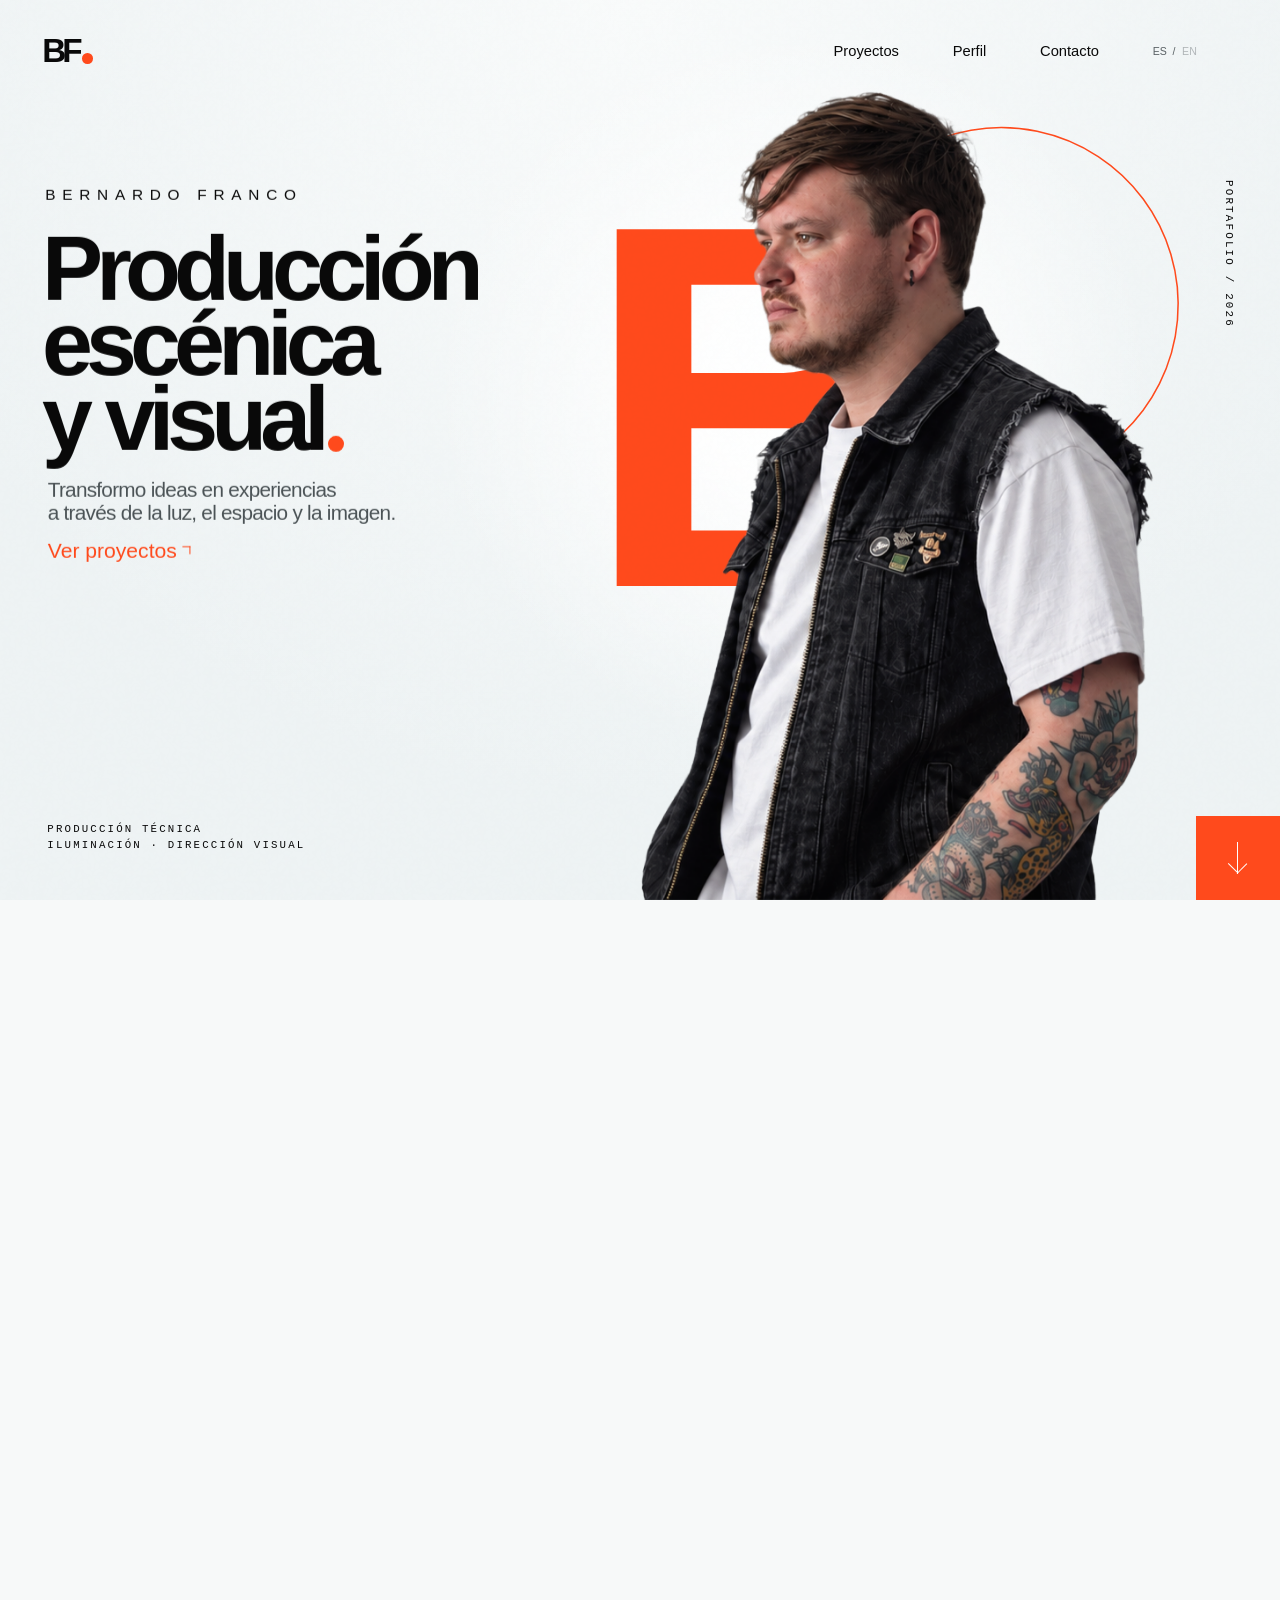
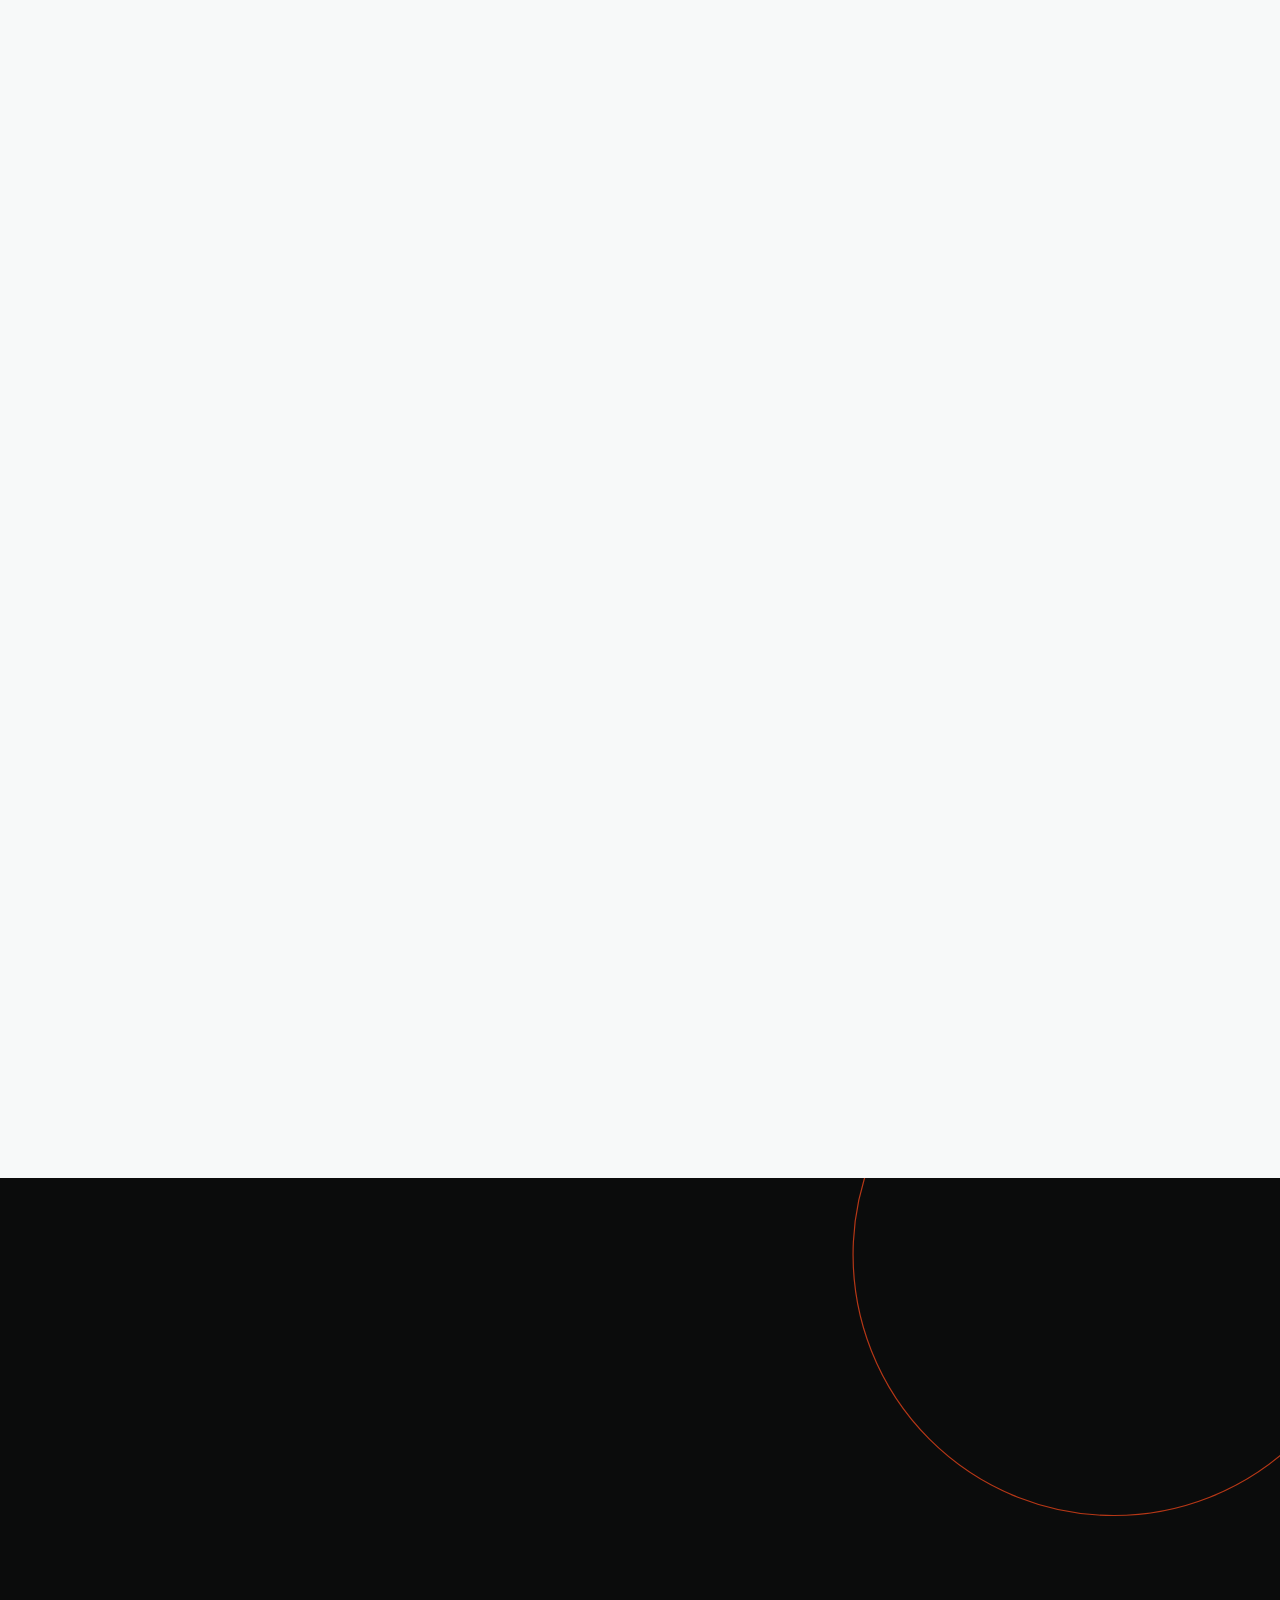
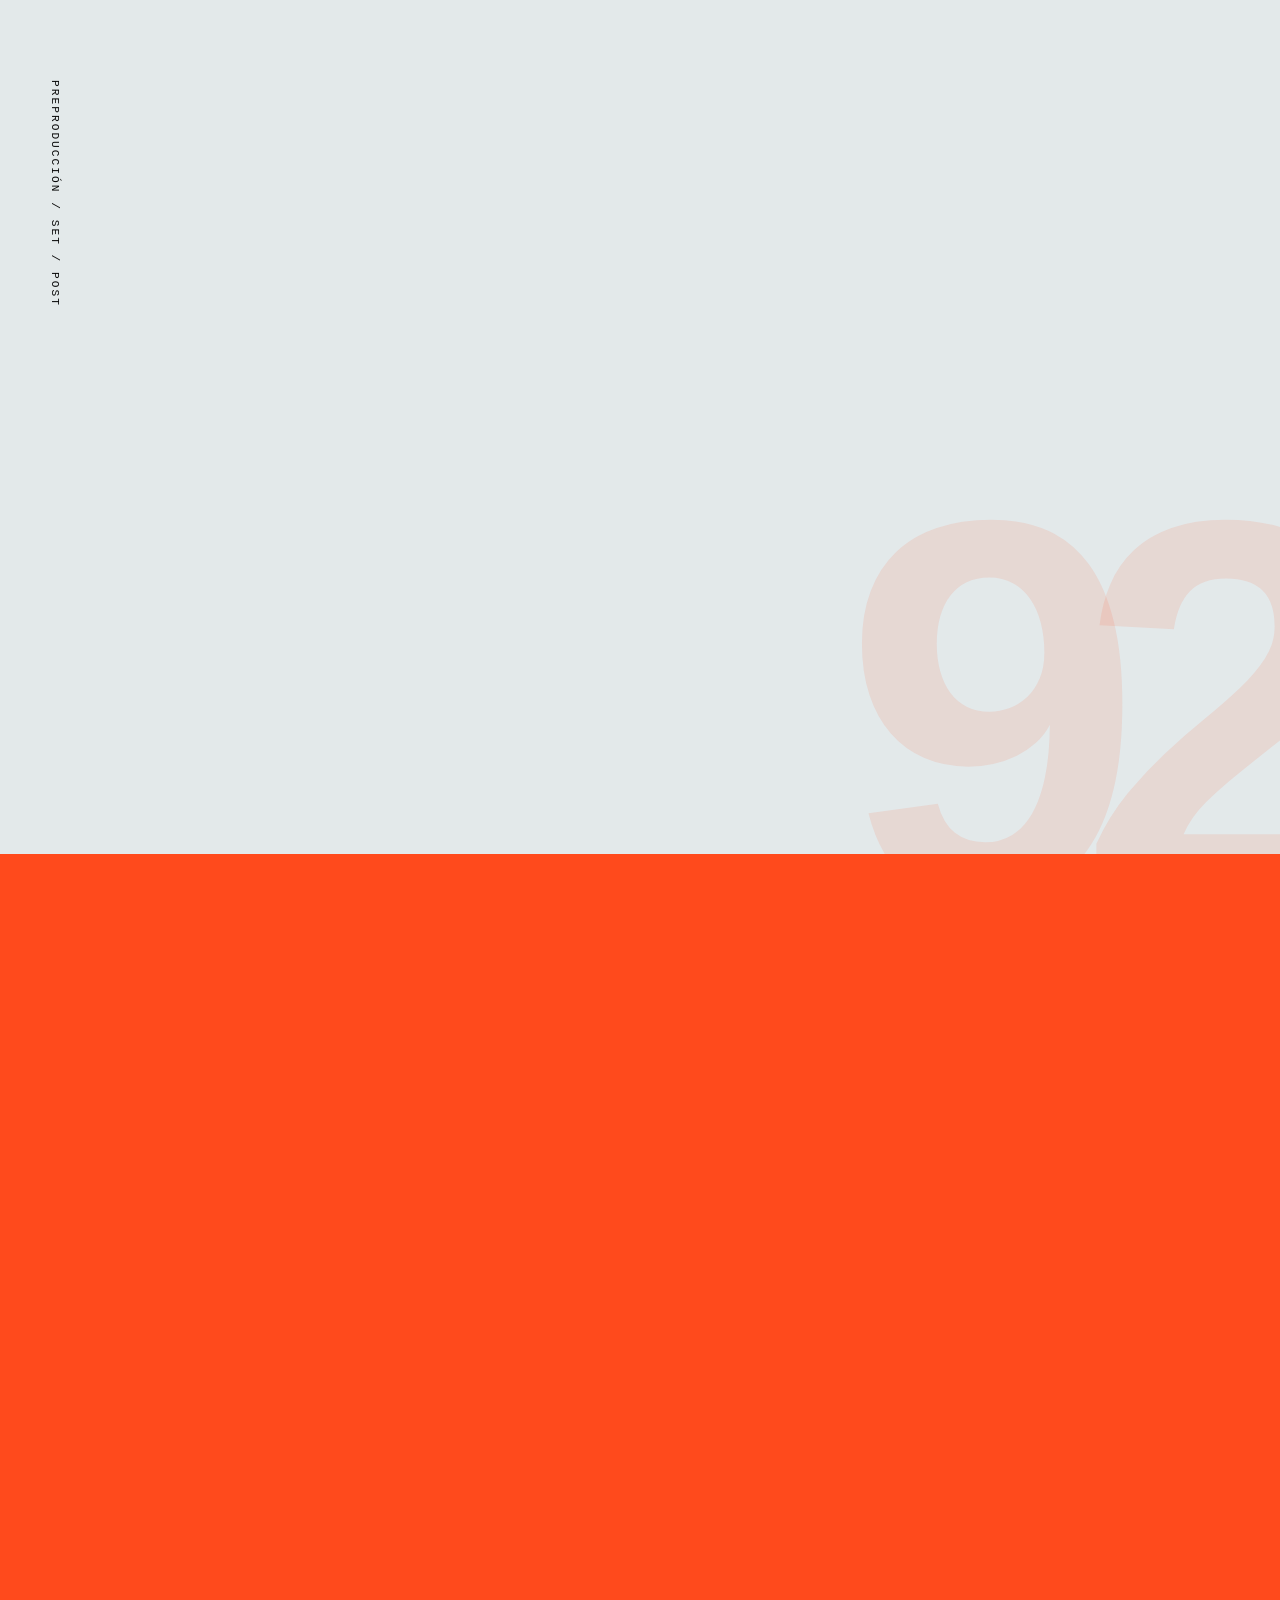
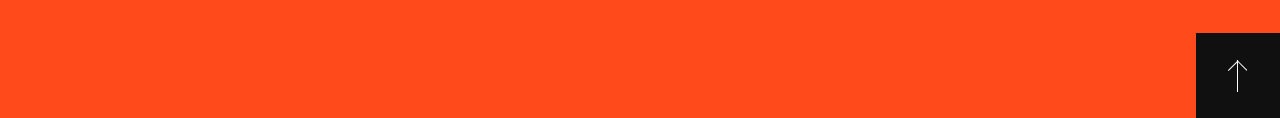
<file: index.html>
<!doctype html>
<html lang="es">
  <head>
    <meta charset="UTF-8" />
    <meta name="viewport" content="width=device-width, initial-scale=1.0" />
    <meta
      name="description"
      content="Portafolio de Bernardo Franco, productor escénico y visual."
    />
    <meta name="theme-color" content="#eef3f4" />
    <meta property="og:type" content="website" />
    <meta property="og:site_name" content="Bernardo Franco" />
    <meta property="og:title" content="Bernardo Franco — Productor escénico y visual" />
    <meta property="og:description" content="Producción, iluminación y dirección visual para experiencias escénicas y audiovisuales." />
    <meta property="og:url" content="https://www.bernardofrancoe.com/" />
    <meta property="og:image" content="https://www.bernardofrancoe.com/assets/project-media/ceniza/landing-cover-v3.png" />
    <meta name="twitter:card" content="summary_large_image" />
    <title>Bernardo Franco — Productor escénico y visual</title>
    <link rel="canonical" href="https://www.bernardofrancoe.com/" />
    <link
      rel="icon"
      type="image/svg+xml"
      href="data:image/svg+xml,%3Csvg xmlns='http://www.w3.org/2000/svg' viewBox='0 0 64 64'%3E%3Crect width='64' height='64' fill='%23090909'/%3E%3Ctext x='7' y='43' fill='white' font-family='Arial' font-size='34' font-weight='900'%3EBF%3C/text%3E%3Ccircle cx='53' cy='48' r='6' fill='%23ff4a1c'/%3E%3C/svg%3E"
    />
    <link rel="stylesheet" href="./styles.css?v=brand-icons-v3" />
  </head>
  <body>
    <main class="hero" id="inicio">
      <header class="topbar">
        <a
          class="brand"
          href="#inicio"
          aria-label="Portafolio de Bernardo Franco, inicio"
          data-i18n-aria="brand.home"
        >
          <span>BF</span><i></i>
        </a>

        <button class="menu-toggle" type="button" aria-expanded="false" aria-controls="main-nav">
          <span></span><span></span>
          <span class="sr-only" data-i18n="nav.openMenu">Abrir menú</span>
        </button>

        <nav
          class="nav"
          id="main-nav"
          aria-label="Navegación principal"
          data-i18n-aria="nav.label"
        >
          <a href="#proyectos" data-i18n="nav.projects">Proyectos</a>
          <a href="#perfil" data-i18n="nav.profile">Perfil</a>
          <a href="#contacto" data-i18n="nav.contact">Contacto</a>
          <div class="language-switcher" role="group" aria-label="Idioma" data-i18n-aria="language.label">
            <button class="language-option" type="button" data-language="es" aria-pressed="true">
              ES
            </button>
            <span aria-hidden="true">/</span>
            <button class="language-option" type="button" data-language="en" aria-pressed="false">
              EN
            </button>
          </div>
        </nav>
      </header>

      <section class="hero-copy" aria-labelledby="hero-title">
        <p class="eyebrow">Bernardo Franco</p>
        <h1
          id="hero-title"
          aria-label="Producción escénica y visual."
          data-i18n-aria="hero.titleLabel"
          data-i18n-lines="hero.title"
        >
          Producción<br />
          escénica<br />
          y visual<span class="title-dot" aria-hidden="true"></span>
        </h1>
        <p class="intro" data-i18n-lines="hero.intro">
          Transformo ideas en experiencias<br />
          a través de la luz, el espacio y la imagen.
        </p>
        <a class="project-link" href="./project.html?project=ceniza" data-i18n-lines="hero.cta">
          Ver proyectos
          <span aria-hidden="true"></span>
        </a>
      </section>

      <div class="visual" aria-hidden="true">
        <svg class="orbit" viewBox="0 0 100 100" focusable="false">
          <path d="M 25.75 8 A 48.5 48.5 0 1 1 18.8 87.2"></path>
        </svg>
        <span class="monogram">B</span>
        <img src="./assets/bernardo-transparent-real.png" alt="" />
      </div>

      <p class="disciplines" data-i18n-lines="hero.disciplines">
        PRODUCCIÓN TÉCNICA<br />ILUMINACIÓN · DIRECCIÓN VISUAL
      </p>
      <p class="folio" data-i18n="hero.folio">PORTAFOLIO / 2026</p>

      <a
        class="scroll-cue"
        href="#proyectos"
        aria-label="Bajar a proyectos"
        data-i18n-aria="hero.scrollCue"
      >
        <span></span>
      </a>
    </main>

    <section class="projects-section" id="proyectos" aria-labelledby="projects-title">
      <header class="section-heading projects-heading">
        <div>
          <p class="section-kicker" data-i18n="projects.kicker">Selección 2023—2026</p>
          <h2 id="projects-title" data-i18n-lines="projects.title">
            Proyectos<br />destacados<span>.</span>
          </h2>
        </div>
        <p class="section-note" data-i18n="projects.note">
          Producción, iluminación y construcción de atmósferas para música,
          cultura y contenido audiovisual.
        </p>
      </header>

      <div class="projects-grid">
        <article class="project-card project-card--wide">
          <a
            class="project-card__link"
            href="./project.html?project=ceniza"
            aria-label="Ver proyecto Ceniza"
            data-i18n-aria="projects.cenizaLinkLabel"
          >
            <figure class="project-media project-media--ceniza">
              <img
                src="./assets/project-media/ceniza/landing-cover-v3.png"
                alt="Retrato de una mujer bajo iluminación roja para una producción de Ceniza"
                data-i18n-alt="projects.cenizaAlt"
              />
            </figure>
            <div class="project-meta">
              <p data-i18n="projects.cenizaCategory">1 · Producción audiovisual</p>
              <h3>Ceniza</h3>
              <span data-i18n="projects.cenizaRole">Cofundador · Producción técnica e iluminación</span>
              <i aria-hidden="true"></i>
            </div>
          </a>
        </article>

        <article class="project-card project-card--tall">
          <a
            class="project-card__link"
            href="./project.html?project=super-rayo"
            aria-label="Ver proyecto Super Rayo"
            data-i18n-aria="projects.superRayoLinkLabel"
          >
            <figure class="project-media project-media--super-rayo">
              <img
                src="./assets/project-media/super-rayo/landing-cover-v2.jpg"
                alt="Cabina de Super Rayo durante un evento con iluminación roja y azul"
                data-i18n-alt="projects.superRayoAlt"
              />
            </figure>
            <div class="project-meta">
              <p data-i18n="projects.superRayoCategory">2 · Música y cultura</p>
              <h3>Super Rayo</h3>
              <span data-i18n="projects.superRayoRole">Jefe de cabina · Producción técnica</span>
              <i aria-hidden="true"></i>
            </div>
          </a>
        </article>

        <article class="project-card project-card--feature">
          <a
            class="project-card__link"
            href="./project.html?project=podcast-introcrea"
            aria-label="Ver proyecto Podcast Introcrea"
            data-i18n-aria="projects.introcreaLinkLabel"
          >
            <figure class="project-media project-media--introcrea">
              <img
                src="./assets/project-media/podcast-introcrea/landing-cover-no-ceiling-v2.png"
                alt="Set de Podcast Introcrea con dos participantes e iluminación rosa y verde"
                data-i18n-alt="projects.introcreaAlt"
              />
            </figure>
            <div class="project-meta">
              <p data-i18n="projects.introcreaCategory">4 · Podcast · Producción audiovisual</p>
              <h3>Podcast Introcrea</h3>
              <span data-i18n="projects.introcreaRole">Producción técnica · Iluminación · Montaje</span>
              <i aria-hidden="true"></i>
            </div>
          </a>
        </article>

      </div>
    </section>

    <section class="profile-section" id="perfil" aria-labelledby="profile-title">
      <svg class="profile-orbit" viewBox="0 0 100 100" focusable="false" aria-hidden="true">
        <circle cx="50" cy="50" r="48.5"></circle>
      </svg>
      <div class="profile-intro">
        <p class="section-kicker" data-i18n="profile.kicker">Acerca de mí</p>
        <h2 id="profile-title" data-i18n-lines="profile.title">
          Entre lo técnico<br />y lo visual<span>.</span>
        </h2>
        <p class="profile-summary" data-i18n="profile.body">
          Trabajo en la intersección de la producción, la iluminación, el montaje
          y la dirección visual. Convierto una idea en un sistema ejecutable sin
          perder su intención estética.
        </p>

      </div>

      <div class="capabilities" aria-label="Capacidades" data-i18n-aria="profile.capabilitiesLabel">
        <article>
          <span>01</span>
          <h3 data-i18n="profile.productionTitle">Producción</h3>
          <p data-i18n="profile.productionBody">Planificación, cronogramas, logística, coordinación y ejecución en set.</p>
        </article>
        <article>
          <span>02</span>
          <h3 data-i18n="profile.lightingTitle">Iluminación</h3>
          <p data-i18n="profile.lightingBody">Diagramas, planos, montaje y construcción de ambientes con luz.</p>
        </article>
        <article>
          <span>03</span>
          <h3 data-i18n="profile.visualTitle">Dirección visual</h3>
          <p data-i18n="profile.visualBody">Lectura conceptual, referencias, composición espacial y coherencia estética.</p>
        </article>
        <article>
          <span>04</span>
          <h3 data-i18n="profile.postTitle">Postproducción</h3>
          <p data-i18n="profile.postBody">Edición, tratamiento de color y acabado visual para dar ritmo y coherencia a cada pieza.</p>
        </article>
      </div>

      <div class="tool-stack" aria-labelledby="tool-stack-title">
        <header class="tool-stack__header">
          <p class="section-kicker" data-i18n="profile.toolsKicker">Herramientas</p>
          <p id="tool-stack-title" data-i18n="profile.toolsTitle">
            Flujo técnico y creativo
          </p>
        </header>
        <ul class="tool-stack__list">
          <li>
            <span class="tool-icon tool-icon--unity" aria-hidden="true">
              <img src="./assets/brand-icons/unity-cube.png" alt="" />
            </span>
            <span>Unity</span>
          </li>
          <li>
            <span class="tool-icon tool-icon--resolve" aria-hidden="true">
              <svg viewBox="0 0 64 64" focusable="false">
                <circle cx="32" cy="18" r="12" />
                <circle cx="20" cy="39" r="12" />
                <circle cx="44" cy="39" r="12" />
                <circle cx="32" cy="32" r="7" />
              </svg>
            </span>
            <span>DaVinci Resolve</span>
          </li>
          <li>
            <span class="tool-icon tool-icon--adobe" aria-hidden="true">Ae</span>
            <span>After Effects</span>
          </li>
          <li>
            <span class="tool-icon tool-icon--adobe" aria-hidden="true">Ps</span>
            <span>Photoshop</span>
          </li>
        </ul>
      </div>
    </section>

    <section class="experience-section" id="experiencia" aria-labelledby="experience-title">
      <header class="experience-heading">
        <p class="section-kicker" data-i18n="experience.kicker">Experiencia</p>
        <h2 id="experience-title" data-i18n-lines="experience.title">
          De la idea<br />al espacio<span>.</span>
        </h2>
      </header>

      <div class="experience-list">
        <a class="experience-entry" href="./project.html?project=ceniza" aria-label="Ver proyecto Ceniza" data-i18n-aria="projects.cenizaLinkLabel">
          <p data-i18n="experience.cenizaCategory">Producción ejecutiva · Audiovisual · Técnica</p>
          <h3>Ceniza</h3>
          <span data-i18n="experience.cenizaRole">Cofundador</span>
          <i aria-hidden="true"></i>
        </a>
        <a class="experience-entry" href="./project.html?project=super-rayo" aria-label="Ver proyecto Super Rayo" data-i18n-aria="projects.superRayoLinkLabel">
          <p data-i18n="experience.superRayoCategory">Música · Escena · Cultura independiente</p>
          <h3>Super Rayo</h3>
          <span data-i18n="experience.superRayoRole">Jefe de cabina · Productor técnico</span>
          <i aria-hidden="true"></i>
        </a>
        <a class="experience-entry" href="./project.html?project=agendavacialmallena" aria-label="Ver proyecto Agendavaciaalmallena" data-i18n-aria="experience.agendaLinkLabel">
          <p data-i18n="experience.agendaCategory">Contenido digital · Edición</p>
          <h3>Agendavacia<wbr />almallena</h3>
          <span data-i18n="experience.agendaRole">Producción · Edición</span>
          <i aria-hidden="true"></i>
        </a>
        <a class="experience-entry" href="./project.html?project=podcast-introcrea" aria-label="Ver proyecto Podcast Introcrea" data-i18n-aria="experience.introcreaLinkLabel">
          <p data-i18n="experience.introcreaCategory">Podcast · Producción audiovisual</p>
          <h3>Podcast Introcrea</h3>
          <span data-i18n="experience.introcreaRole">Producción técnica · Iluminación · Montaje</span>
          <i aria-hidden="true"></i>
        </a>
        <a class="experience-entry" href="./project.html?project=culebras" aria-label="Ver proyecto Todas las culebras son serpientes" data-i18n-aria="projects.culebrasLinkLabel">
          <p data-i18n="experience.culebrasCategory">Dirección de arte · Montaje</p>
          <h3>Todas las culebras son serpientes</h3>
          <span data-i18n="experience.culebrasRole">Asistente de producción y arte</span>
          <i aria-hidden="true"></i>
        </a>
        <a class="experience-entry" href="./project.html?project=amigos-vinilos" aria-label="Ver proyecto Amigos y Vinilos" data-i18n-aria="projects.amigosLinkLabel">
          <p data-i18n="experience.amigosCategory">Formato editorial · Música y conversación</p>
          <h3>Amigos y Vinilos</h3>
          <span data-i18n="experience.amigosRole">Producción · Dirección artística y montaje</span>
          <i aria-hidden="true"></i>
        </a>
        <a class="experience-entry" href="./project.html?project=tu-plon-stereo" aria-label="Ver proyecto Tu Plon Stereo" data-i18n-aria="experience.tuPlonLinkLabel">
          <p data-i18n="experience.tuPlonCategory">Contenido digital · Producción audiovisual</p>
          <h3>Tu Plon Stereo</h3>
          <span data-i18n="experience.tuPlonRole">Producción · Edición</span>
          <i aria-hidden="true"></i>
        </a>
      </div>

      <p class="experience-side" data-i18n="experience.side">PREPRODUCCIÓN / SET / POST</p>
    </section>

    <footer class="contact-section" id="contacto" aria-labelledby="contact-title">
      <div class="contact-topline">
        <p>BOGOTÁ · COLOMBIA</p>
      </div>

      <div class="contact-main">
        <p class="section-kicker" data-i18n="contact.kicker">¿Tienes una idea?</p>
        <h2 id="contact-title" data-i18n-lines="contact.title">
          Trabajemos<br />juntos<span>.</span>
        </h2>
        <a
          class="contact-cta"
          href="https://wa.me/573105632567"
          target="_blank"
          rel="noreferrer"
          aria-label="Hablemos por WhatsApp"
          data-i18n-aria="contact.whatsappLabel"
          data-i18n-lines="contact.cta"
        >
          Hablemos
          <i aria-hidden="true"></i>
        </a>
      </div>

      <div class="contact-details">
        <a
          href="mailto:berfranco.92@gmail.com"
          aria-label="Escribir un correo a Bernardo Franco"
          data-i18n="contact.email"
          data-i18n-aria="contact.emailLabel"
        >
          Correo
        </a>
        <a
          href="./assets/documents/bernardo-franco-cv.pdf?v=20260924-icons-en"
          download="Bernardo-Franco-CV-ES.pdf"
          aria-label="Descargar CV de Bernardo Franco en PDF"
          data-cv-download
          data-i18n="contact.downloadCv"
          data-i18n-aria="contact.downloadCvLabel"
        >Descargar CV</a>
        <a
          href="https://www.linkedin.com/in/bernardo-franco-echeverri-78511a352/"
          target="_blank"
          rel="noreferrer"
          aria-label="Ver perfil de Bernardo Franco en LinkedIn"
          data-i18n="contact.linkedin"
          data-i18n-aria="contact.linkedinLabel"
        >LinkedIn</a>
        <a href="https://www.cenizaproducciones.com/" target="_blank" rel="noreferrer">Ceniza Producciones</a>
      </div>

      <a
        class="back-to-top"
        href="#inicio"
        aria-label="Volver al inicio"
        data-i18n-aria="contact.backToTop"
      >
        <span></span>
      </a>
    </footer>

    <script src="./assets/vendor/gsap.min.js?v=3.15.0"></script>
    <script src="./assets/vendor/ScrollTrigger.min.js?v=3.15.0"></script>
    <script src="./script.js?v=cv-bilingual-20260924"></script>
  </body>
</html>
</file>
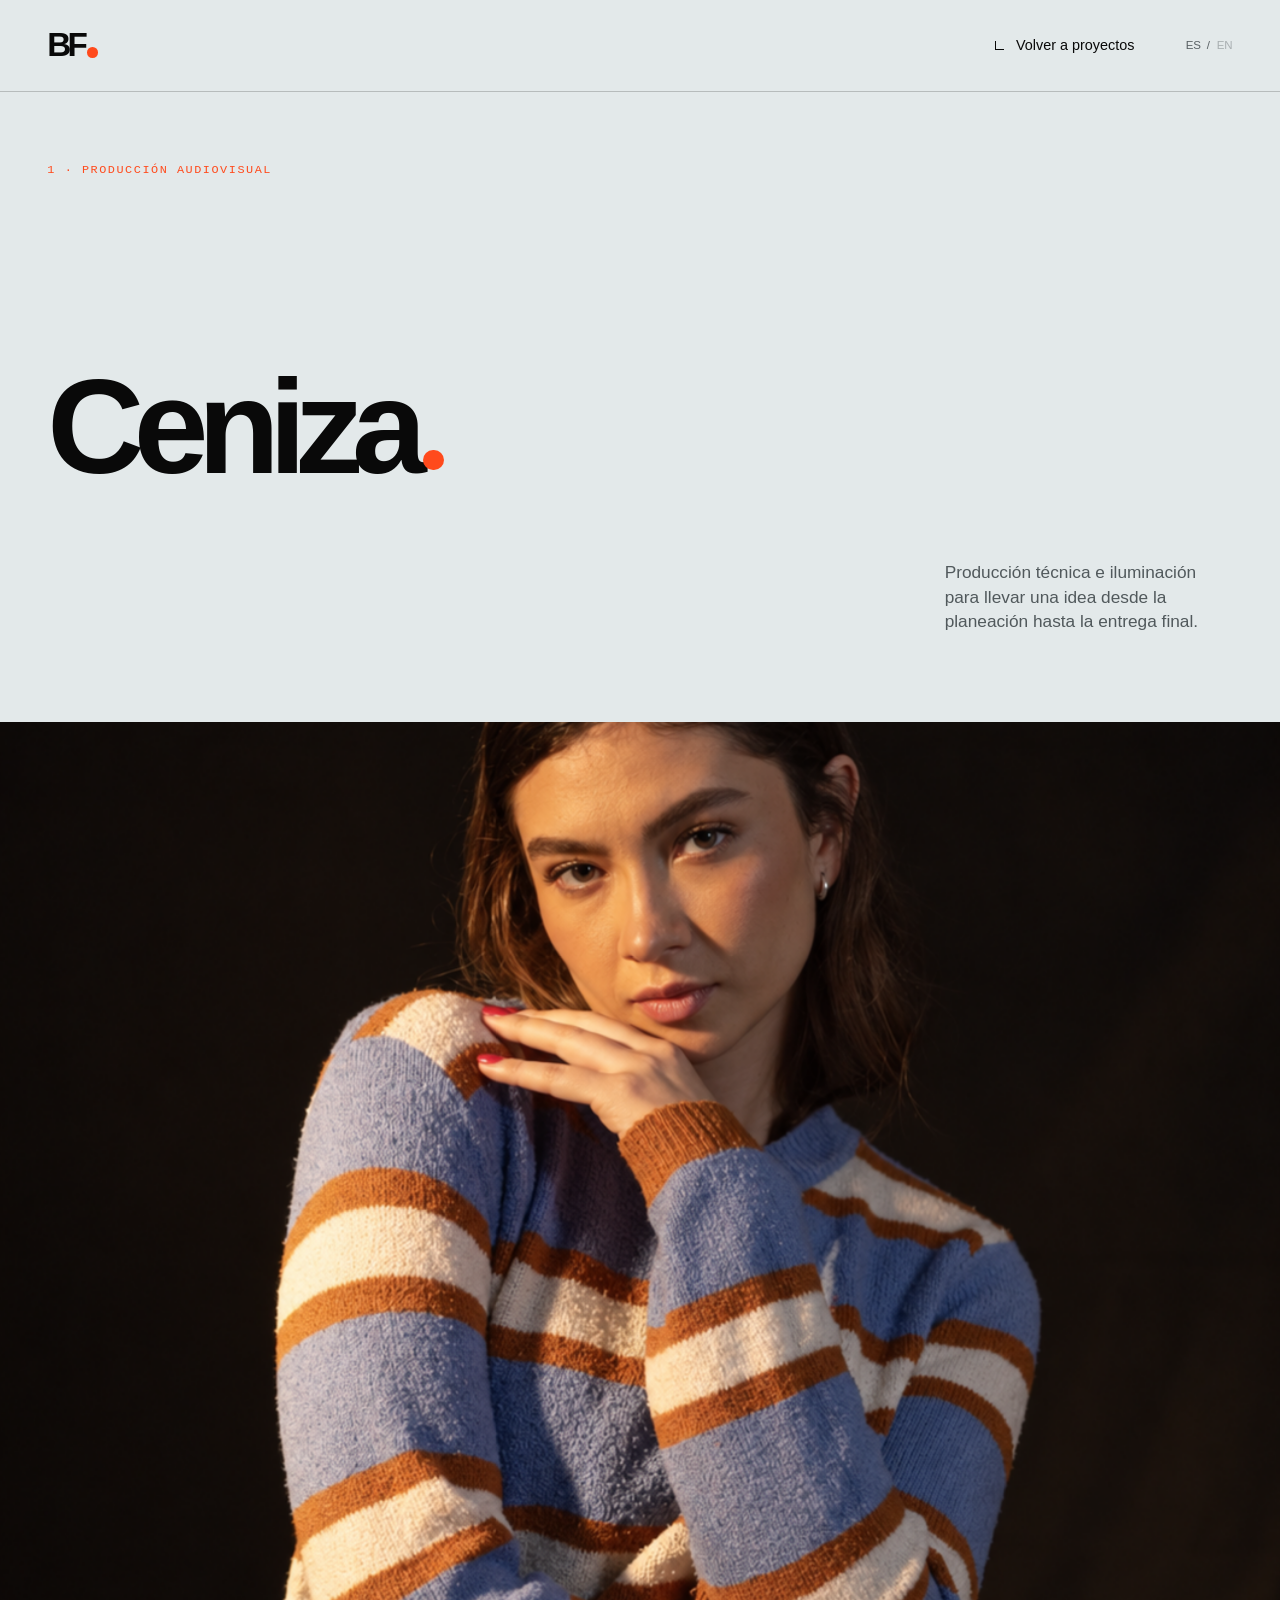
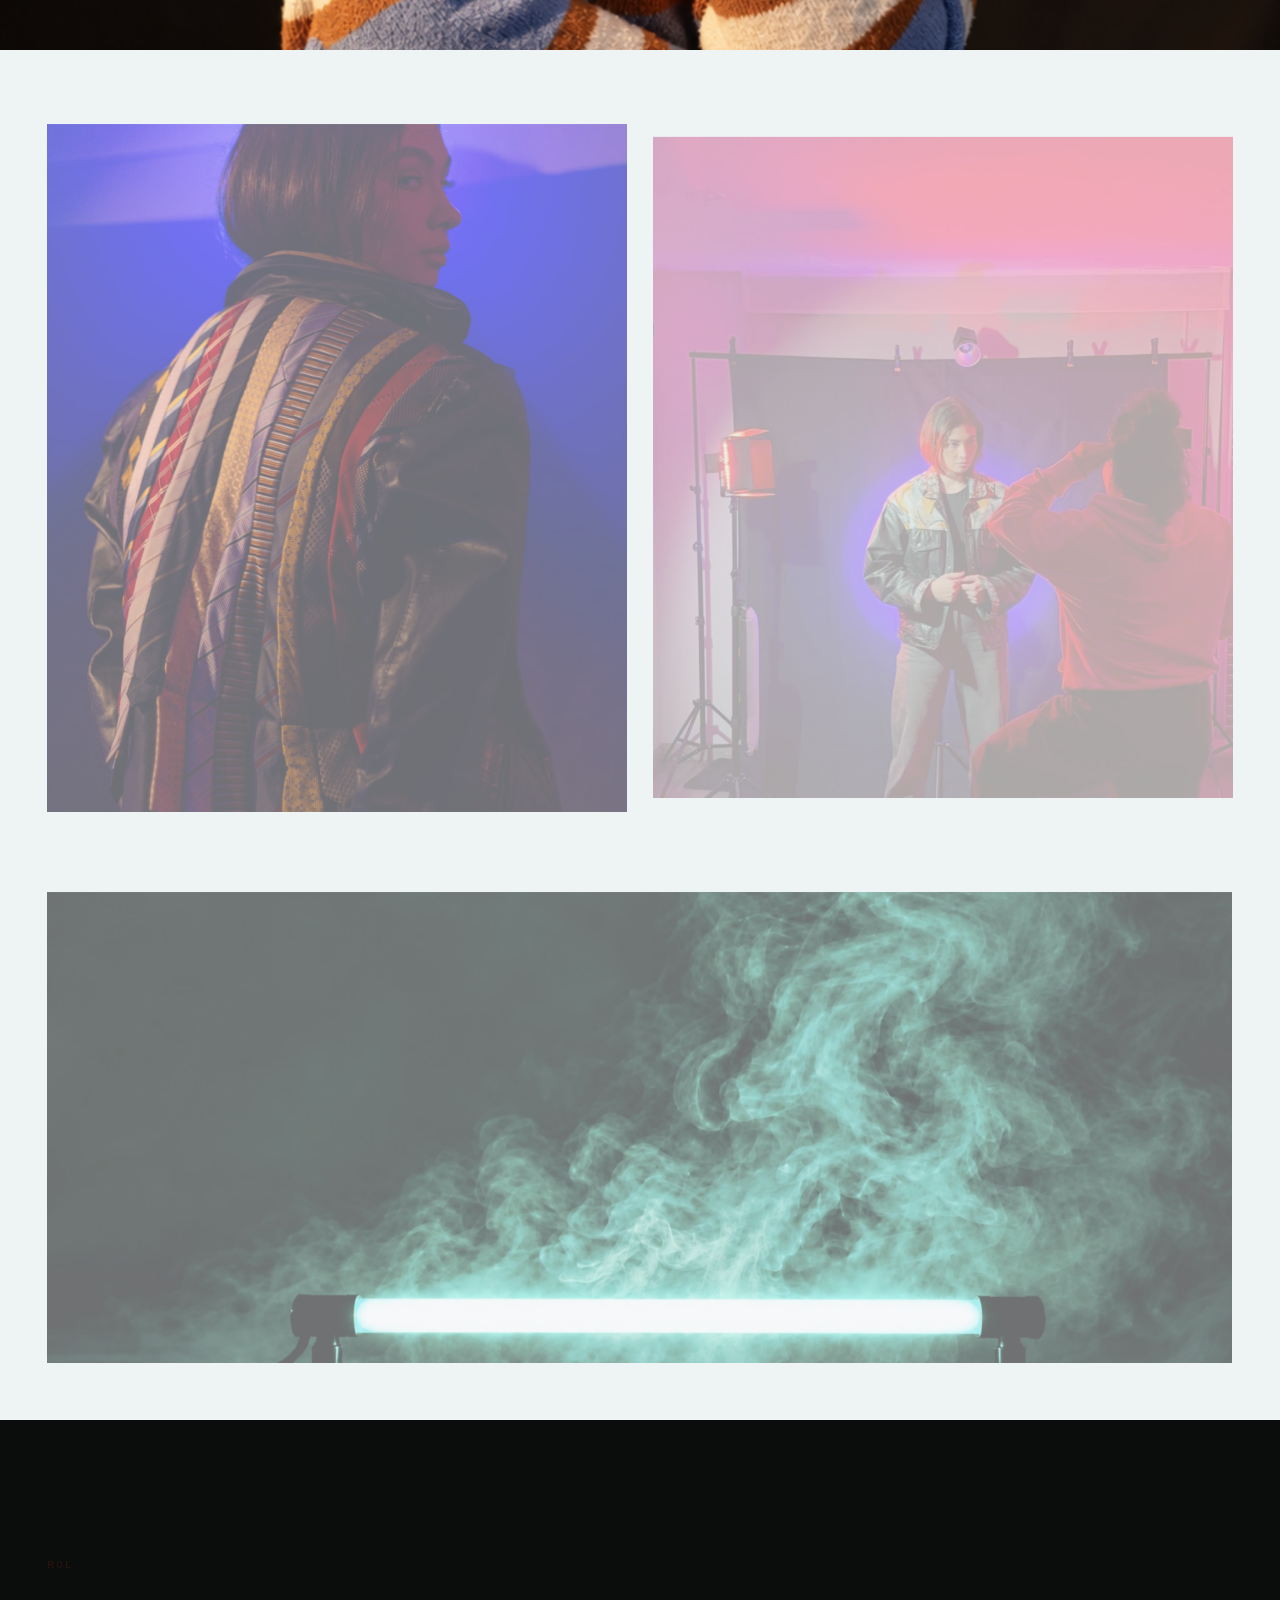
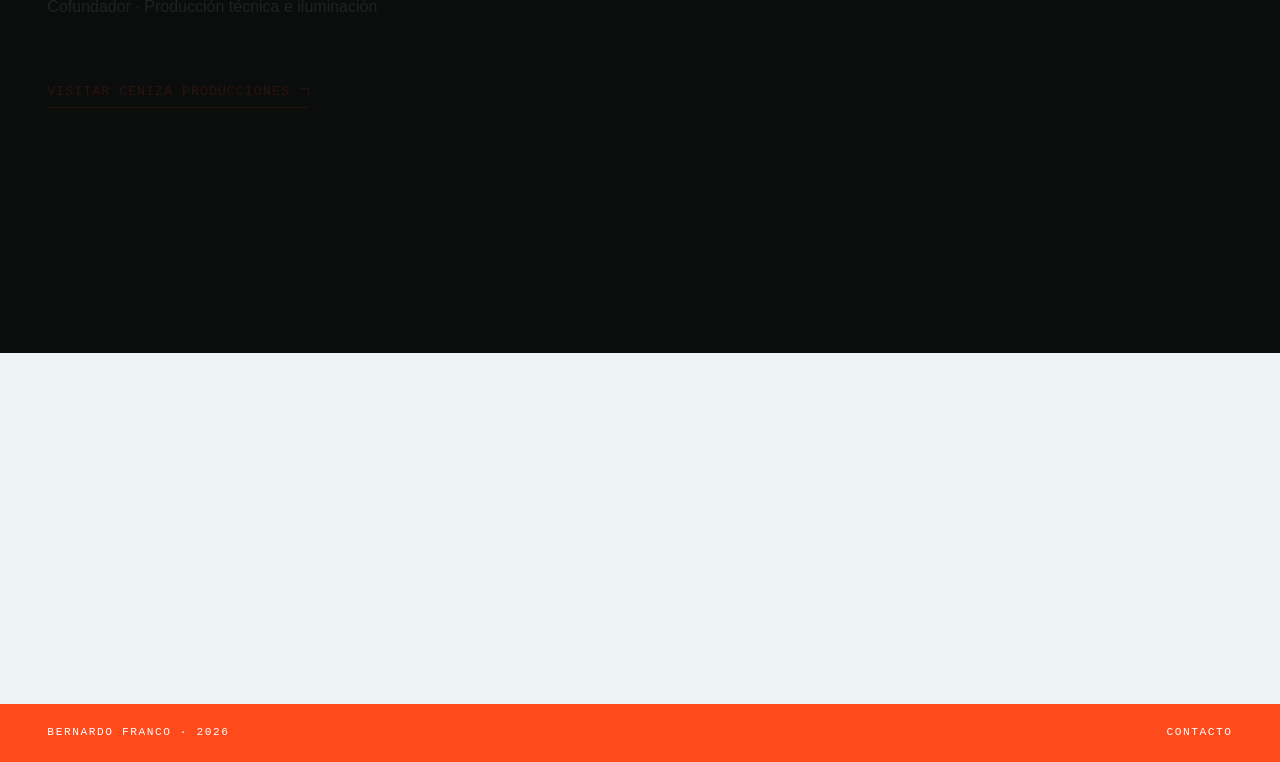
<file: project.html>
<!doctype html>
<html lang="es">
  <head>
    <meta charset="UTF-8" />
    <meta name="viewport" content="width=device-width, initial-scale=1.0" />
    <meta name="description" content="Proyecto seleccionado del portafolio de Bernardo Franco." />
    <meta name="theme-color" content="#e3e9ea" />
    <meta property="og:type" content="article" />
    <meta property="og:site_name" content="Bernardo Franco" />
    <meta property="og:title" content="Proyecto — Bernardo Franco" />
    <meta property="og:description" content="Proyecto seleccionado del portafolio de Bernardo Franco." />
    <meta property="og:url" content="https://www.bernardofrancoe.com/project.html" />
    <meta property="og:image" content="https://www.bernardofrancoe.com/assets/project-media/ceniza/landing-cover-v3.png" />
    <meta name="twitter:card" content="summary_large_image" />
    <title>Proyecto — Bernardo Franco</title>
    <link rel="canonical" href="https://www.bernardofrancoe.com/project.html" />
    <link
      rel="icon"
      type="image/svg+xml"
      href="data:image/svg+xml,%3Csvg xmlns='http://www.w3.org/2000/svg' viewBox='0 0 64 64'%3E%3Crect width='64' height='64' fill='%23090909'/%3E%3Ctext x='7' y='43' fill='white' font-family='Arial' font-size='34' font-weight='900'%3EBF%3C/text%3E%3Ccircle cx='53' cy='48' r='6' fill='%23ff4a1c'/%3E%3C/svg%3E"
    />
    <link rel="stylesheet" href="./styles.css?v=brand-icons-v3" />
    <link rel="stylesheet" href="./project.css?v=native-video-controls-2" />
  </head>
  <body class="project-page">
    <header class="project-topbar">
      <a class="brand" href="./index.html#inicio" aria-label="Volver al portafolio de Bernardo Franco">
        <span>BF</span><i></i>
      </a>

      <div class="project-topbar__actions">
        <a class="project-back" href="./index.html#experiencia">
          <i aria-hidden="true"></i>
          <span data-copy="back">Volver a proyectos</span>
        </a>
        <div class="language-switcher" role="group" aria-label="Idioma">
          <button class="language-option" type="button" data-language="es" aria-pressed="true">ES</button>
          <span aria-hidden="true">/</span>
          <button class="language-option" type="button" data-language="en" aria-pressed="false">EN</button>
        </div>
      </div>
    </header>

    <main class="project-detail">
      <section class="project-detail__hero" aria-labelledby="project-title">
        <div class="project-detail__eyebrow">
          <span data-project-number>1</span>
          <span aria-hidden="true">·</span>
          <span data-project-category>Producción audiovisual</span>
        </div>
        <h1 id="project-title"><span data-project-title>Ceniza</span><i aria-hidden="true"></i></h1>
        <p data-project-lead></p>
      </section>

      <figure class="project-detail__visual">
        <div class="project-detail__media-host" data-project-media></div>
        <div class="project-detail__placeholder" aria-hidden="true">
          <span data-project-monogram></span>
          <b data-project-number>1</b>
        </div>
      </figure>

      <section class="project-detail__gallery" data-project-gallery aria-label="Galería del proyecto">
        <div class="project-gallery" data-project-gallery-list></div>
      </section>

      <section class="project-detail__info" aria-label="Información del proyecto">
        <div class="project-detail__label">
          <span data-copy="roleLabel">Rol</span>
          <p data-project-role></p>
          <a class="project-detail__website" data-project-website target="_blank" rel="noopener noreferrer" hidden>
            <span data-project-website-label></span>
            <i aria-hidden="true"></i>
          </a>
        </div>
        <div class="project-detail__body">
          <p data-project-description></p>
          <ul data-project-scope></ul>
        </div>
      </section>

      <nav class="project-next" aria-label="Siguiente proyecto">
        <p data-copy="nextLabel">Siguiente proyecto</p>
        <a data-next-link href="./project.html?project=super-rayo">
          <span data-next-title>Super Rayo</span><i aria-hidden="true"></i>
        </a>
      </nav>
    </main>

    <footer class="project-footer">
      <p>BERNARDO FRANCO · 2026</p>
      <a href="./index.html#contacto" data-copy="contact">Contacto</a>
    </footer>

    <script src="./assets/vendor/gsap.min.js"></script>
    <script src="./assets/vendor/ScrollTrigger.min.js"></script>
    <script src="./project.js?v=native-video-controls-2"></script>
  </body>
</html>
</file>
<file: styles.css>
:root {
  --ink: #090909;
  --paper: #eef3f4;
  --accent: #ff4a1c;
  --line: rgba(9, 9, 9, 0.16);
}

* {
  box-sizing: border-box;
}

html {
  scroll-behavior: smooth;
}

body {
  margin: 0;
  color: var(--ink);
  background: var(--paper);
  font-family: "Helvetica Neue", Helvetica, Arial, sans-serif;
}

a {
  color: inherit;
  text-decoration: none;
}

.hero {
  position: relative;
  min-height: 100svh;
  overflow: hidden;
  isolation: isolate;
  background:
    radial-gradient(circle at 62% 43%, rgba(255, 255, 255, 0.95) 0 10%, transparent 38%),
    radial-gradient(circle at 50% 0%, #f9fbfb 0, var(--paper) 72%);
}

.hero::after {
  position: absolute;
  inset: 0;
  z-index: 5;
  pointer-events: none;
  content: "";
  background-image: url("data:image/svg+xml,%3Csvg viewBox='0 0 160 160' xmlns='http://www.w3.org/2000/svg'%3E%3Cfilter id='n'%3E%3CfeTurbulence type='fractalNoise' baseFrequency='.92' numOctaves='2' stitchTiles='stitch'/%3E%3C/filter%3E%3Crect width='100%25' height='100%25' filter='url(%23n)' opacity='.16'/%3E%3C/svg%3E");
  opacity: 0.055;
  mix-blend-mode: multiply;
}

.topbar {
  position: absolute;
  inset: 0 0 auto;
  z-index: 10;
  display: flex;
  align-items: center;
  justify-content: space-between;
  padding: 4.2vh 3.3vw;
}

.brand {
  display: inline-flex;
  align-items: flex-end;
  font-size: clamp(1.7rem, 2.6vw, 3rem);
  font-weight: 900;
  letter-spacing: -0.12em;
  line-height: 0.8;
}

.brand i {
  width: 0.32em;
  aspect-ratio: 1;
  margin: 0 0 0.02em 0.11em;
  border-radius: 50%;
  background: var(--accent);
}

.brand i.is-arriving {
  animation: brand-dot-hop 2.25s linear both;
}

.nav {
  display: flex;
  gap: clamp(2.25rem, 4.2vw, 5.5rem);
  align-items: center;
  margin-right: 3.2vw;
  font-size: clamp(0.9rem, 1.15vw, 1.25rem);
}

.language-switcher {
  display: inline-flex;
  gap: 0.36rem;
  align-items: center;
  color: #596064;
  font-size: 0.72em;
  letter-spacing: 0.08em;
}

.language-option {
  padding: 0.2rem 0;
  border: 0;
  color: inherit;
  font: inherit;
  cursor: pointer;
  background: transparent;
  opacity: 0.42;
  transition: opacity 260ms ease;
}

.language-option[aria-pressed="true"],
.language-option:hover {
  opacity: 1;
}

.language-option:focus-visible {
  outline: 1px solid currentColor;
  outline-offset: 0.25rem;
}

.menu-toggle {
  display: none;
}

.hero-copy {
  position: absolute;
  top: 20.7%;
  left: 3.25vw;
  z-index: 4;
  display: flex;
  flex-direction: column;
  align-items: flex-start;
  width: 48vw;
  padding: 0;
  will-change: transform;
}

.eyebrow {
  margin: 0 0 0 0.25vw;
  font-size: clamp(0.72rem, 1.2vw, 1.22rem);
  letter-spacing: 0.44em;
  text-transform: uppercase;
}

h1 {
  max-width: 10ch;
  margin: clamp(1.5rem, 3vh, 2rem) 0 0;
  font-size: clamp(4.2rem, min(7.15vw, 15.5svh), 8.8rem);
  font-weight: 700;
  letter-spacing: -0.075em;
  line-height: 0.82;
}

.title-dot {
  display: inline-block;
  width: 0.18em;
  aspect-ratio: 1;
  margin-left: 0.055em;
  border-radius: 50%;
  background: var(--accent);
  transform: translateY(0.02em);
}

.title-dot.is-arriving,
.projects-heading h2 span.is-arriving,
.profile-intro h2 span.is-arriving,
.experience-heading h2 span.is-arriving,
.contact-section h2 span.is-arriving {
  animation: title-dot-hop 2.35s linear 150ms both;
}

@keyframes brand-dot-hop {
  0% {
    opacity: 0;
    transform: translate(-8rem, 0);
  }
  18% {
    opacity: 1;
    transform: translate(-6.1rem, -0.85rem);
  }
  34% {
    transform: translate(-4.7rem, 0);
  }
  50% {
    transform: translate(-3.35rem, -0.58rem);
  }
  64% {
    transform: translate(-2.3rem, 0);
  }
  76% {
    transform: translate(-1.35rem, -0.34rem);
  }
  86% {
    transform: translate(-0.72rem, 0);
  }
  94% {
    transform: translate(-0.26rem, -0.14rem);
  }
  100% {
    opacity: 1;
    transform: translate(0, 0);
  }
}

@keyframes title-dot-hop {
  0% {
    opacity: 0;
    transform: translate(-3em, 0.02em);
  }
  18% {
    opacity: 1;
    transform: translate(-2.28em, -0.56em);
  }
  34% {
    transform: translate(-1.72em, 0.02em);
  }
  50% {
    transform: translate(-1.2em, -0.38em);
  }
  64% {
    transform: translate(-0.8em, 0.02em);
  }
  76% {
    transform: translate(-0.46em, -0.22em);
  }
  86% {
    transform: translate(-0.23em, 0.02em);
  }
  94% {
    transform: translate(-0.08em, -0.08em);
  }
  100% {
    opacity: 1;
    transform: translate(0, 0.02em);
  }
}

.intro {
  margin: clamp(1.25rem, 2.4vh, 2rem) 0 0 0.45vw;
  color: #4b5356;
  font-size: clamp(1rem, 1.62vw, 1.78rem);
  font-weight: 400;
  letter-spacing: -0.035em;
  line-height: 1.12;
}

.project-link {
  display: inline-flex;
  gap: 0.32rem;
  align-items: center;
  margin: clamp(0.8rem, 1.6vh, 1.25rem) 0 0 0.45vw;
  color: var(--accent);
  font-size: clamp(1rem, 1.65vw, 1.72rem);
  font-weight: 400;
}

.project-link span {
  display: inline-block;
  width: 0.38em;
  height: 0.38em;
  border-top: 1.5px solid currentColor;
  border-right: 1.5px solid currentColor;
  transform: translate(0.02em, -0.04em);
}

.visual {
  position: absolute;
  inset: 0;
  z-index: 2;
}

.monogram {
  position: absolute;
  top: 21.5%;
  left: 48%;
  z-index: 0;
  color: var(--accent);
  font-size: clamp(24rem, min(44vw, 70svh), 42rem);
  font-weight: 900;
  letter-spacing: -0.12em;
  line-height: 0.82;
  will-change: transform;
}

.orbit {
  position: absolute;
  top: 13.5%;
  left: clamp(66vw, calc(76vw - 12svh), 71vw);
  z-index: 1;
  width: min(25vw, 45svh, 33.75rem);
  aspect-ratio: 1;
  will-change: transform;
}

.orbit path {
  fill: none;
  stroke: var(--accent);
  stroke-width: 0.42;
  stroke-linecap: round;
  stroke-dasharray: 212;
  stroke-dashoffset: 0;
}

.orbit.is-arriving path {
  animation: orbit-draw 2.8s cubic-bezier(0.3, 0.68, 0.28, 1) both;
}

@keyframes orbit-draw {
  from {
    stroke-dashoffset: 212;
  }
  to {
    stroke-dashoffset: 0;
  }
}

.visual img {
  position: absolute;
  left: calc(50vw - 72svh);
  bottom: 0;
  z-index: 2;
  opacity: 1;
  width: auto;
  height: 92svh;
  max-width: none;
  object-fit: contain;
  object-position: left bottom;
  filter: saturate(0.92) contrast(0.97);
  will-change: transform;
}

.disciplines {
  position: absolute;
  bottom: 5.2vh;
  left: 3.7vw;
  z-index: 4;
  margin: 0;
  font-family: "Courier New", monospace;
  font-size: clamp(0.62rem, 0.84vw, 0.9rem);
  letter-spacing: 0.2em;
  line-height: 1.5;
}

.folio {
  position: absolute;
  top: 20vh;
  right: 3.55vw;
  z-index: 4;
  margin: 0;
  font-family: "Courier New", monospace;
  font-size: clamp(0.65rem, 0.85vw, 0.9rem);
  letter-spacing: 0.2em;
  writing-mode: vertical-rl;
}

.scroll-cue {
  position: absolute;
  right: 0;
  bottom: 0;
  z-index: 6;
  display: grid;
  width: clamp(4.4rem, 6.6vw, 7rem);
  aspect-ratio: 1;
  place-items: center;
  background: var(--accent);
}

.scroll-cue span {
  position: relative;
  width: 1px;
  height: 2rem;
  background: white;
}

.scroll-cue span::before,
.scroll-cue span::after {
  position: absolute;
  bottom: 0;
  width: 0.9rem;
  height: 1px;
  content: "";
  background: white;
}

.scroll-cue span::before {
  right: 0;
  transform: rotate(45deg);
  transform-origin: right;
}

.scroll-cue span::after {
  left: 0;
  transform: rotate(-45deg);
  transform-origin: left;
}

.projects-section,
.profile-section,
.experience-section,
.contact-section {
  position: relative;
  overflow: hidden;
}

.section-kicker {
  margin: 0 0 1.1rem;
  font: 0.78rem/1.2 "Courier New", monospace;
  letter-spacing: 0.24em;
  text-transform: uppercase;
}

.projects-section {
  padding: clamp(5rem, 8vw, 9rem) 3.7vw clamp(6rem, 10vw, 11rem);
  background: #f7f9f9;
}

.projects-heading {
  display: grid;
  grid-template-columns: minmax(0, 1.35fr) minmax(15rem, 0.65fr);
  gap: 2vw;
  align-items: start;
  margin-bottom: clamp(4rem, 7vw, 8rem);
  will-change: transform;
}

.projects-heading h2,
.profile-intro h2,
.experience-heading h2,
.contact-section h2 {
  margin: 0;
  font-size: clamp(4rem, 8vw, 9rem);
  font-weight: 700;
  letter-spacing: -0.075em;
  line-height: 0.82;
}

.projects-heading h2 span,
.profile-intro h2 span,
.experience-heading h2 span,
.contact-section h2 span {
  display: inline-block;
  width: 0.16em;
  height: 0.16em;
  margin-left: 0.045em;
  overflow: hidden;
  border-radius: 50%;
  color: transparent;
  vertical-align: 0.02em;
  background: var(--accent);
}

.section-note {
  max-width: 24rem;
  margin: 4.6rem 0 0;
  color: #4b5356;
  font-size: clamp(1rem, 1.25vw, 1.3rem);
  line-height: 1.35;
}

.projects-grid {
  display: grid;
  grid-template-columns: repeat(12, minmax(0, 1fr));
  gap: clamp(2.4rem, 5vw, 6rem) 2.2vw;
}

.project-card {
  grid-column: span 5;
  min-width: 0;
  transform-origin: 50% 100%;
  will-change: transform;
}

.project-card--wide {
  grid-column: span 7;
}

.project-card--last {
  margin-top: 7vw;
}

.project-card--feature {
  grid-column: 1 / -1;
  margin-top: 1vw;
}

.project-card--feature .project-media {
  height: clamp(24rem, 38vw, 46rem);
}

.project-card__link {
  display: block;
  color: inherit;
}

.project-media {
  position: relative;
  height: clamp(22rem, 35vw, 41rem);
  margin: 0;
  overflow: hidden;
  background: #b51113;
  will-change: clip-path;
}

.project-card--tall .project-media {
  height: clamp(28rem, 43vw, 50rem);
}

.project-media::after {
  position: absolute;
  inset: 0;
  content: "";
  pointer-events: none;
  background: linear-gradient(180deg, transparent 62%, rgba(5, 5, 5, 0.14));
}

.project-media img,
.project-media video {
  display: block;
  width: 100%;
  height: 112%;
  object-fit: cover;
  object-position: 50% 50%;
  filter: saturate(0.92) contrast(1.02);
  will-change: transform;
}

.project-media--ceniza img {
  object-position: 50% 14%;
}

.project-media--super-rayo img {
  object-position: 50% 50%;
}

.project-media--agenda img {
  object-position: 50% 50%;
}

.project-media--introcrea img {
  object-position: 50% 57%;
}

@media (hover: hover) and (pointer: fine) {
  .project-media img,
  .project-media video {
    transition: filter 600ms cubic-bezier(0.22, 1, 0.36, 1);
  }

  .project-card:hover .project-media img,
  .project-card:hover .project-media video {
    filter: saturate(1) contrast(1.04);
  }
}

.project-meta {
  position: relative;
  display: grid;
  grid-template-columns: minmax(0, 1fr) auto;
  gap: 0.7rem 1.5rem;
  padding: 1.25rem 2.1rem 0 0;
  border-top: 1px solid var(--ink);
}

.project-meta > i,
.experience-entry > i {
  position: absolute;
  top: 1.3rem;
  right: 0.15rem;
  width: 0.68rem;
  height: 0.68rem;
  border-top: 1.5px solid currentColor;
  border-right: 1.5px solid currentColor;
  transition: transform 420ms cubic-bezier(0.22, 1, 0.36, 1), color 420ms ease;
}

.project-meta p,
.project-meta span {
  margin: 0;
  font: 0.72rem/1.35 "Courier New", monospace;
  letter-spacing: 0.1em;
  text-transform: uppercase;
}

.project-meta p {
  color: var(--accent);
}

.project-meta h3 {
  grid-column: 1 / -1;
  margin: 0.25rem 0 0;
  font-size: clamp(2rem, 3.7vw, 4.25rem);
  font-weight: 600;
  letter-spacing: -0.065em;
  line-height: 0.92;
}

.project-meta span {
  grid-column: 1 / -1;
  max-width: 38rem;
  color: #5a6164;
}

.profile-section {
  min-height: 100svh;
  padding: clamp(5rem, 8vw, 9rem) 3.7vw;
  color: #f5f7f7;
  background: #0b0c0c;
}

.profile-orbit {
  position: absolute;
  top: -15vw;
  right: -8vw;
  width: 42vw;
  aspect-ratio: 1;
  overflow: visible;
  pointer-events: none;
  will-change: transform;
}

.profile-orbit circle {
  fill: none;
  stroke: rgba(255, 74, 28, 0.7);
  stroke-width: 0.22;
  stroke-dasharray: 305;
  stroke-dashoffset: 0;
}

.profile-orbit.is-arriving circle {
  animation: profile-orbit-draw 2.8s cubic-bezier(0.3, 0.68, 0.28, 1) both;
}

@keyframes profile-orbit-draw {
  from {
    stroke-dashoffset: 305;
  }
  to {
    stroke-dashoffset: 0;
  }
}

.profile-intro {
  width: min(64rem, 70vw);
  margin-left: 0;
}

.profile-intro .section-kicker {
  color: var(--accent);
}

.profile-intro h2 {
  max-width: 9ch;
}

.profile-summary {
  max-width: 45rem;
  margin: clamp(2rem, 4vw, 4rem) 0 0 24vw;
  color: #aeb5b7;
  font-size: clamp(1.2rem, 1.8vw, 2rem);
  line-height: 1.35;
}

.capabilities {
  display: grid;
  grid-template-columns: repeat(4, minmax(0, 1fr));
  margin: clamp(5rem, 10vw, 10rem) 0 0 13vw;
  border-top: 1px solid rgba(255, 255, 255, 0.24);
}

.capabilities article {
  min-height: 18rem;
  padding: 1.4rem 1.4rem 2rem 0;
  border-right: 1px solid rgba(255, 255, 255, 0.18);
}

.capabilities article + article {
  padding-left: 1.4rem;
}

.capabilities span {
  color: var(--accent);
  font: 0.72rem/1.2 "Courier New", monospace;
}

.capabilities h3 {
  margin: 5rem 0 1rem;
  font-size: clamp(1.35rem, 2vw, 2.2rem);
  font-weight: 500;
  letter-spacing: -0.04em;
}

.capabilities p {
  margin: 0;
  color: #92999b;
  font-size: 0.98rem;
  line-height: 1.5;
}

.tool-stack {
  display: grid;
  grid-template-columns: minmax(10rem, 1fr) 3fr;
  margin: 0 0 0 13vw;
  border-top: 1px solid rgba(255, 255, 255, 0.24);
  border-bottom: 1px solid rgba(255, 255, 255, 0.24);
}

.tool-stack__header {
  padding: 1.35rem 2rem 1.35rem 0;
}

.tool-stack__header .section-kicker {
  margin: 0 0 3.5rem;
  color: var(--accent);
}

.tool-stack__header > p:last-child {
  max-width: 12rem;
  margin: 0;
  color: #aeb5b7;
  font-size: 0.95rem;
  line-height: 1.35;
}

.tool-stack__list {
  display: grid;
  grid-template-columns: repeat(4, minmax(0, 1fr));
  padding: 0;
  margin: 0;
  list-style: none;
}

.tool-stack__list li {
  display: flex;
  min-height: 11rem;
  flex-direction: column;
  justify-content: space-between;
  gap: 2rem;
  padding: 1.35rem;
  border-left: 1px solid rgba(255, 255, 255, 0.18);
  color: #d9dede;
  font-size: 0.78rem;
  letter-spacing: 0.08em;
  text-transform: uppercase;
  transition: color 360ms ease, background-color 360ms ease;
}

.tool-icon {
  display: grid;
  width: 3.4rem;
  height: 3.4rem;
  place-items: center;
  color: #f5f7f7;
}

.tool-icon svg,
.tool-icon img {
  display: block;
}

.tool-icon--unity img {
  width: auto;
  height: 3rem;
  filter: invert(1);
}

.tool-icon--resolve svg {
  width: 100%;
  height: 100%;
}

.tool-icon--resolve svg circle {
  fill: none;
  stroke: currentColor;
  stroke-width: 2;
}

.tool-icon--resolve svg circle:last-child {
  fill: currentColor;
  stroke: none;
}

.tool-icon--adobe {
  border: 1px solid currentColor;
  border-radius: 0.28rem;
  font-size: 1.45rem;
  font-weight: 500;
  letter-spacing: -0.06em;
  text-transform: none;
}

@media (hover: hover) and (pointer: fine) {
  .tool-stack__list li:hover {
    color: var(--accent);
    background: rgba(255, 255, 255, 0.035);
  }
}

.experience-section {
  min-height: 100svh;
  padding: clamp(5rem, 8vw, 9rem) 3.7vw clamp(6rem, 10vw, 11rem);
  background: #e3e9ea;
}

.experience-section::after {
  position: absolute;
  right: -0.06em;
  bottom: -0.23em;
  z-index: 0;
  color: rgba(255, 74, 28, 0.11);
  content: "92";
  font-size: min(42vw, 48rem);
  font-weight: 900;
  letter-spacing: -0.12em;
  line-height: 1;
}

.experience-heading {
  position: relative;
  z-index: 2;
  display: grid;
  grid-template-columns: 1fr;
}

.experience-heading .section-kicker {
  margin-top: 0;
}

.experience-heading h2 {
  max-width: 8ch;
}

.experience-list {
  position: relative;
  z-index: 2;
  width: min(64rem, 67vw);
  margin: clamp(4rem, 8vw, 8rem) 0 0 auto;
  border-top: 1px solid var(--ink);
}

.experience-entry {
  position: relative;
  display: grid;
  grid-template-columns: minmax(15rem, 0.9fr) 1.1fr;
  gap: 2rem;
  align-items: baseline;
  padding: 1.65rem 2.5rem 1.8rem 0;
  border-bottom: 1px solid rgba(9, 9, 9, 0.28);
  color: inherit;
}

.experience-list p,
.experience-list h3 {
  margin: 0;
}

.experience-list p {
  color: #545c5f;
  font: 0.72rem/1.45 "Courier New", monospace;
  letter-spacing: 0.09em;
  text-transform: uppercase;
}

.experience-list h3 {
  font-size: clamp(1.75rem, 3vw, 3.4rem);
  font-weight: 600;
  letter-spacing: -0.055em;
}

.experience-entry > span {
  grid-column: 2;
  color: var(--accent);
  font: 0.72rem/1.35 "Courier New", monospace;
  letter-spacing: 0.1em;
  text-transform: uppercase;
}

.experience-entry > i {
  top: 1.9rem;
  right: 0.25rem;
}

.project-card__link:focus-visible,
.experience-entry:focus-visible {
  outline: 2px solid var(--accent);
  outline-offset: 0.45rem;
}

@media (hover: hover) and (pointer: fine) {
  .project-card__link:hover .project-meta > i,
  .experience-entry:hover > i {
    color: var(--accent);
    transform: translate(0.24rem, -0.24rem);
  }

  .experience-entry h3 {
    transition: color 420ms ease;
  }

  .experience-entry:hover h3 {
    color: var(--accent);
  }
}

.experience-side {
  position: absolute;
  top: 52%;
  left: 3.7vw;
  margin: 0;
  font: 0.7rem/1.3 "Courier New", monospace;
  letter-spacing: 0.18em;
  writing-mode: vertical-rl;
}

.contact-section {
  min-height: 96svh;
  padding: clamp(5rem, 8vw, 9rem) 3.7vw 3.7vw;
  color: white;
  background: var(--accent);
}

.contact-section .section-kicker {
  color: #101010;
}

.contact-topline {
  display: flex;
  justify-content: flex-end;
  color: #101010;
  font: 0.72rem/1.2 "Courier New", monospace;
  letter-spacing: 0.16em;
  text-transform: uppercase;
}

.contact-topline p {
  margin: 0;
}

.contact-main .section-kicker {
  margin: clamp(3rem, 6vw, 6rem) 0 1.8rem;
}

.contact-section h2 {
  max-width: 10ch;
  margin-left: 0;
  font-size: clamp(5rem, 13vw, 14rem);
}

.contact-section h2 span {
  background: #101010;
}

.contact-cta {
  display: flex;
  width: min(43rem, 58vw);
  align-items: center;
  justify-content: space-between;
  margin: 3rem 12vw 0 auto;
  padding: 0 0 1rem;
  border-bottom: 1px solid rgba(0, 0, 0, 0.62);
  color: #101010;
  font-size: clamp(1.2rem, 2vw, 2.15rem);
  letter-spacing: -0.035em;
}

.contact-cta i {
  display: block;
  width: 0.55em;
  height: 0.55em;
  border-top: 1.5px solid currentColor;
  border-right: 1.5px solid currentColor;
}

.contact-details {
  display: grid;
  width: min(64rem, 70vw);
  grid-template-columns: repeat(2, minmax(0, 1fr));
  gap: 0 2.2rem;
  margin: clamp(4rem, 6vw, 6rem) auto 0;
}

.contact-details a {
  display: flex;
  justify-content: space-between;
  padding: 1.2rem 0;
  border-bottom: 1px solid rgba(0, 0, 0, 0.55);
  color: #101010;
  font-size: clamp(1rem, 1.2vw, 1.25rem);
}

.contact-details a:nth-child(-n + 2) {
  border-top: 1px solid rgba(0, 0, 0, 0.55);
}

.contact-details a::after {
  width: 0.52em;
  height: 0.52em;
  flex: 0 0 auto;
  border-top: 1.5px solid currentColor;
  border-right: 1.5px solid currentColor;
  content: "";
}

.back-to-top {
  position: absolute;
  right: 0;
  bottom: 0;
  display: grid;
  width: clamp(4.4rem, 6.6vw, 7rem);
  aspect-ratio: 1;
  place-items: center;
  background: #101010;
}

.back-to-top span {
  position: relative;
  width: 1px;
  height: 2rem;
  background: white;
}

.back-to-top span::before,
.back-to-top span::after {
  position: absolute;
  top: 0;
  width: 0.9rem;
  height: 1px;
  content: "";
  background: white;
}

.back-to-top span::before {
  right: 0;
  transform: rotate(-45deg);
  transform-origin: right;
}

.back-to-top span::after {
  left: 0;
  transform: rotate(45deg);
  transform-origin: left;
}

.sr-only {
  position: absolute;
  width: 1px;
  height: 1px;
  padding: 0;
  margin: -1px;
  overflow: hidden;
  clip: rect(0, 0, 0, 0);
  white-space: nowrap;
  border: 0;
}

@media (min-width: 1200px) and (max-width: 1600px) and (min-height: 700px) and (max-height: 1000px) {
  .monogram {
    left: 45.5%;
    font-size: 40.5vw;
  }

  .orbit {
    left: 64%;
    width: 28.5vw;
  }
}

@media (min-width: 2000px) and (max-height: 1100px) {
  .monogram {
    left: 46.5%;
    font-size: min(31vw, 82svh, 48rem);
  }

  .orbit {
    left: calc(50vw + 24svh);
    width: min(26vw, 60svh, 37.5rem);
  }
}

@media (max-width: 820px) {
  .hero {
    min-height: 900px;
  }

  .topbar {
    padding: 1.75rem 1.35rem;
  }

  .menu-toggle {
    z-index: 12;
    display: grid;
    gap: 6px;
    width: 2.5rem;
    height: 2.5rem;
    padding: 0.7rem 0.45rem;
    border: 0;
    background: transparent;
  }

  .menu-toggle > span:not(.sr-only) {
    display: block;
    height: 2px;
    background: var(--ink);
  }

  .nav {
    position: absolute;
    top: 0;
    right: 0;
    display: none;
    width: min(76vw, 20rem);
    height: 100vh;
    padding: 7rem 2rem;
    margin: 0;
    flex-direction: column;
    background: #f8fbfb;
    box-shadow: -24px 0 80px rgba(0, 0, 0, 0.1);
  }

  .nav.is-open {
    display: flex;
  }

  .language-switcher {
    margin-top: auto;
    font-size: 0.75rem;
  }

  .hero-copy {
    position: relative;
    inset: auto;
    z-index: 4;
    width: auto;
    padding: 8.8rem 1.35rem 0;
  }

  .eyebrow {
    position: static;
    margin-bottom: 1.4rem;
    font-size: 0.68rem;
  }

  h1 {
    position: static;
    max-width: 9ch;
    margin-top: 0;
    font-size: clamp(3.7rem, 18vw, 6.3rem);
    line-height: 0.82;
  }

  .intro {
    position: static;
    margin-top: 1.8rem;
    font-size: 1.05rem;
  }

  .project-link {
    position: static;
    margin-top: 1.1rem;
  }

  .visual {
    inset: auto 0 0;
    height: 57%;
  }

  .visual img {
    right: auto;
    left: -55vw;
    width: auto;
    height: 100%;
    object-position: left bottom;
  }

  .monogram {
    top: 6%;
    left: 37%;
    font-size: 76vw;
  }

  .orbit {
    top: 13%;
    left: 48%;
    width: 66vw;
  }

  .disciplines {
    bottom: 2rem;
    left: 1.35rem;
    color: white;
    mix-blend-mode: difference;
  }

  .folio {
    top: auto;
    right: 1.1rem;
    bottom: 8rem;
    font-size: 0.6rem;
  }

  .projects-section,
  .profile-section,
  .experience-section,
  .contact-section {
    padding-right: 1.35rem;
    padding-left: 1.35rem;
  }

  .projects-heading {
    grid-template-columns: 1fr;
    gap: 1rem;
  }

  .projects-heading .section-note {
    grid-column: 1;
    margin-top: 1.5rem;
  }

  .projects-heading h2,
  .profile-intro h2,
  .experience-heading h2 {
    font-size: clamp(3.8rem, 18vw, 6.5rem);
  }

  .projects-grid {
    display: block;
  }

  .project-card,
  .project-card--last,
  .project-card--feature {
    margin: 0 0 4.5rem;
  }

  .project-media,
  .project-card--tall .project-media,
  .project-card--feature .project-media {
    height: min(118vw, 39rem);
  }

  .profile-intro {
    width: auto;
    margin-left: 0;
  }

  .profile-summary {
    margin-left: 0;
  }

  .capabilities {
    grid-template-columns: 1fr 1fr;
    margin-left: 0;
  }

  .capabilities article,
  .capabilities article + article {
    min-height: 15rem;
    padding: 1.2rem;
  }

  .capabilities article:nth-child(odd) {
    padding-left: 0;
  }

  .capabilities h3 {
    margin-top: 3rem;
  }

  .tool-stack {
    grid-template-columns: 1fr;
    margin-left: 0;
  }

  .tool-stack__header {
    display: flex;
    align-items: flex-end;
    justify-content: space-between;
    gap: 2rem;
    padding-right: 0;
  }

  .tool-stack__header .section-kicker {
    margin-bottom: 0;
  }

  .tool-stack__header > p:last-child {
    text-align: right;
  }

  .tool-stack__list {
    grid-template-columns: 1fr 1fr;
    border-top: 1px solid rgba(255, 255, 255, 0.18);
  }

  .tool-stack__list li {
    min-height: 9.5rem;
  }

  .experience-heading {
    grid-template-columns: 1fr;
    gap: 1rem;
  }

  .experience-list {
    width: auto;
    margin-top: 4rem;
  }

  .experience-entry {
    grid-template-columns: 1fr;
    gap: 0.75rem;
  }

  .experience-entry > span {
    grid-column: 1;
  }

  .experience-side {
    display: none;
  }

  .contact-section {
    min-height: 45rem;
    padding-bottom: 7rem;
  }

  .contact-section .section-kicker,
  .contact-section h2 {
    margin-left: 0;
  }

  .contact-section h2 {
    font-size: clamp(4.2rem, 19vw, 7rem);
  }

  .contact-cta {
    width: auto;
    margin: 2.5rem 0 0 3rem;
    font-size: 1.1rem;
  }

  .contact-details {
    width: auto;
    grid-template-columns: 1fr;
    gap: 0;
    margin: 4rem 3rem 0;
  }

  .contact-details a:nth-child(2) {
    border-top: 0;
  }
}

@media (min-width: 600px) and (max-width: 820px) {
  .hero-copy {
    position: absolute;
    top: 20.7%;
    left: 3.25vw;
    width: 52vw;
    padding: 0;
  }

  .eyebrow {
    margin: 0 0 0 0.25vw;
  }

  h1 {
    max-width: 9ch;
    margin-top: clamp(1.35rem, 2.8vh, 1.75rem);
    font-size: clamp(4.2rem, min(10vw, 15.5svh), 5.2rem);
  }

  .intro {
    margin: clamp(1.1rem, 2.2vh, 1.5rem) 0 0 0.45vw;
    font-size: clamp(0.9rem, 1.7vw, 1rem);
  }

  .project-link {
    margin: clamp(0.75rem, 1.4vh, 1rem) 0 0 0.45vw;
    font-size: clamp(0.95rem, 1.8vw, 1.05rem);
  }

  .visual {
    inset: 0;
    height: auto;
  }

  .visual img {
    left: calc(54vw - 72svh);
    height: 92svh;
  }

  .monogram {
    top: 21.5%;
    left: 52%;
    font-size: min(54vw, 70svh);
  }

  .orbit {
    top: 13.5%;
    left: 66%;
    width: min(30vw, 45svh);
  }

  .disciplines {
    bottom: 5.2vh;
    left: 3.7vw;
    color: var(--ink);
    mix-blend-mode: normal;
  }

  .folio {
    top: 20vh;
    right: 3.55vw;
    bottom: auto;
    font-size: clamp(0.58rem, 1.2vw, 0.7rem);
  }
}

@media (max-width: 520px) {
  .intro {
    max-width: 20rem;
    font-size: 1rem;
    line-height: 1.2;
  }

  .visual {
    height: 47%;
  }

  .monogram {
    top: 14%;
    left: 8%;
    font-size: 68vw;
  }

  .orbit {
    top: 2%;
    left: 38%;
    width: 58vw;
  }

  .disciplines,
  .folio {
    display: none;
  }

  .projects-heading h2,
  .profile-intro h2,
  .experience-heading h2 {
    font-size: clamp(3.35rem, 16.2vw, 5.25rem);
  }

  .capabilities {
    grid-template-columns: 1fr;
  }

  .capabilities article,
  .capabilities article + article {
    min-height: 0;
    padding: 1.4rem 0 2rem;
    border-right: 0;
    border-bottom: 1px solid rgba(255, 255, 255, 0.18);
  }

  .capabilities h3 {
    margin: 1.75rem 0 0.75rem;
  }

  .tool-stack__header {
    display: block;
  }

  .tool-stack__header .section-kicker {
    margin-bottom: 1rem;
  }

  .tool-stack__header > p:last-child {
    text-align: left;
  }

  .contact-cta,
  .contact-details {
    margin-right: 0;
    margin-left: 0;
  }
}

@media (max-width: 390px) {
  .visual img {
    bottom: -24svh;
    left: calc(43vw - 72svh);
    height: 70svh;
  }

  .monogram {
    top: 24%;
    left: 8%;
    font-size: 64vw;
  }

  .orbit {
    top: 26%;
    left: 28%;
    width: 42vw;
  }
}

@media (prefers-reduced-motion: reduce) {
  html {
    scroll-behavior: auto;
  }

  * {
    transition: none !important;
  }

  .brand i.is-arriving,
  .title-dot.is-arriving,
  .projects-heading h2 span.is-arriving,
  .profile-intro h2 span.is-arriving,
  .experience-heading h2 span.is-arriving,
  .contact-section h2 span.is-arriving,
  .orbit.is-arriving path {
    animation: none !important;
  }

  .profile-orbit.is-arriving circle {
    animation: none !important;
  }

  .hero-copy,
  .monogram,
  .orbit,
  .profile-orbit,
  .visual img,
  .projects-heading,
  .project-card,
  .project-media,
  .project-media img,
  .project-meta {
    opacity: 1;
    clip-path: none;
    transform: none !important;
  }
}
</file>
<file: project.css>
.project-page {
  min-width: 20rem;
  overflow-x: hidden;
  background: #e3e9ea;
}

.project-topbar {
  position: relative;
  z-index: 5;
  display: flex;
  align-items: center;
  justify-content: space-between;
  padding: 2rem 3.7vw;
  border-bottom: 1px solid rgba(9, 9, 9, 0.2);
}

.project-topbar__actions {
  display: flex;
  gap: clamp(1.5rem, 4vw, 4.5rem);
  align-items: center;
}

.project-back {
  display: inline-flex;
  gap: 0.75rem;
  align-items: center;
  font-size: 0.9rem;
}

.project-back i {
  display: block;
  width: 0.55rem;
  height: 0.55rem;
  border-bottom: 1.5px solid currentColor;
  border-left: 1.5px solid currentColor;
  transition: transform 320ms ease;
}

.project-detail {
  position: relative;
}

.project-detail__hero {
  display: grid;
  min-height: min(70svh, 48rem);
  grid-template-columns: minmax(0, 1.5fr) minmax(18rem, 0.5fr);
  grid-template-rows: auto 1fr auto;
  gap: 2rem 5vw;
  padding: clamp(2.75rem, 5.5vw, 5.5rem) 3.7vw 3rem;
}

.project-detail__eyebrow {
  grid-column: 1 / -1;
  color: var(--accent);
  font: 0.74rem/1.4 "Courier New", monospace;
  letter-spacing: 0.13em;
  text-transform: uppercase;
}

.project-detail__hero h1 {
  position: static;
  align-self: center;
  max-width: 12ch;
  margin: 0;
  font-size: clamp(4.5rem, 10.5vw, 11rem);
  font-weight: 700;
  letter-spacing: -0.08em;
  line-height: 0.82;
}

.project-page[data-project="agendavacialmallena"] .project-detail__hero h1 {
  max-width: 11ch;
  font-size: clamp(4rem, 8.5vw, 9.25rem);
  white-space: normal;
  overflow-wrap: normal;
}

.project-detail__hero h1 i {
  display: inline-block;
  width: 0.15em;
  height: 0.15em;
  margin-left: 0.055em;
  border-radius: 50%;
  vertical-align: 0.02em;
  background: var(--accent);
}

.project-detail__hero > p {
  align-self: end;
  max-width: 27rem;
  margin: 0 0 0.5rem;
  color: #51595c;
  font-size: clamp(1rem, 1.35vw, 1.35rem);
  line-height: 1.42;
}

.project-detail__visual {
  position: relative;
  height: min(74vw, 58rem);
  margin: 0;
  overflow: hidden;
  background: #b51113;
}

.project-detail__media-host {
  width: 100%;
  height: 100%;
}

.project-detail__media-host > img,
.project-detail__media-host > video {
  display: block;
  width: 100%;
  height: 106%;
  object-fit: cover;
  object-position: center;
  transform-origin: 50% 50%;
  will-change: transform;
}

.project-detail__media-host > video,
.project-gallery__item > video {
  height: 100%;
  object-fit: contain;
  background: #090909;
}

.project-detail__visual--media-grid {
  height: auto;
  overflow: visible;
  background: var(--paper);
}

.project-detail__media-host--grid {
  display: grid;
  grid-template-columns: repeat(2, minmax(0, 1fr));
  gap: clamp(1rem, 2vw, 2.25rem);
  width: min(100%, 76rem);
  height: auto;
  margin: 0 auto;
  padding: clamp(1.35rem, 3.7vw, 4rem);
}

.project-media-grid__item {
  position: relative;
  aspect-ratio: 4 / 5;
  margin: 0;
  overflow: visible;
  background: #090909;
}

.project-media-grid__item > img,
.project-media-grid__item > video {
  display: block;
  width: 100%;
  height: 100%;
  object-fit: cover;
}

.project-media-grid__item > video {
  object-fit: contain;
}

.project-media-grid__caption {
  position: absolute;
  top: 50%;
  left: -1.45rem;
  color: #52595c;
  font: 0.66rem/1 "Courier New", monospace;
  letter-spacing: 0.14em;
  text-transform: uppercase;
  white-space: nowrap;
  writing-mode: vertical-rl;
  transform: translateY(-50%) rotate(180deg);
}

.project-media-grid__item:nth-child(even) .project-media-grid__caption {
  right: -1.45rem;
  left: auto;
  transform: translateY(-50%);
}

.project-detail__visual.is-placeholder img {
  display: none;
}

.project-detail__placeholder {
  position: absolute;
  inset: 0;
  display: none;
  align-items: flex-end;
  justify-content: space-between;
  padding: 3.7vw;
  color: #0b0c0c;
  background: var(--accent);
}

.project-detail__visual.is-placeholder .project-detail__placeholder {
  display: flex;
}

.project-detail__gallery {
  padding: clamp(1.35rem, 3.7vw, 4rem);
  background: var(--paper);
}

.project-detail__gallery[hidden] {
  display: none;
}

.project-gallery {
  display: grid;
  grid-template-columns: repeat(12, minmax(0, 1fr));
  gap: clamp(1rem, 2vw, 2.25rem);
}

.project-gallery__item {
  position: relative;
  grid-column: span 6;
  height: min(58vw, 48rem);
  margin: 0;
  overflow: hidden;
  background: #b51113;
  will-change: clip-path, transform;
}

.project-gallery__item:first-child:last-child {
  grid-column: 1 / -1;
  height: min(68vw, 54rem);
}

.project-gallery__item:nth-child(3):last-child {
  grid-column: 1 / -1;
  height: min(62vw, 50rem);
}

.project-gallery__item.project-gallery__item--compact:last-child {
  grid-column: 1 / -1;
  width: 100%;
  height: auto;
  aspect-ratio: 16 / 9;
}

.project-gallery__item.project-gallery__item--compact-short:last-child {
  grid-column: 1 / -1;
  width: 100%;
  height: auto;
  aspect-ratio: 21 / 9;
}

.project-gallery__item > img,
.project-gallery__item > video {
  display: block;
  width: 100%;
  height: 106%;
  object-fit: cover;
  transform-origin: 50% 50%;
  will-change: transform;
}

.project-gallery__item > video {
  height: 100%;
  object-fit: contain;
  background: #090909;
  transform: none;
  will-change: auto;
}

.project-detail__placeholder span {
  font-size: min(42vw, 34rem);
  font-weight: 800;
  letter-spacing: -0.12em;
  line-height: 0.67;
}

.project-detail__placeholder b {
  font: 0.8rem/1 "Courier New", monospace;
  letter-spacing: 0.16em;
}

.project-detail__info {
  display: grid;
  grid-template-columns: minmax(13rem, 0.75fr) minmax(20rem, 1.25fr);
  gap: 5vw;
  padding: clamp(4rem, 8vw, 8rem) 3.7vw clamp(5rem, 10vw, 10rem);
  color: #f5f7f7;
  background: #0b0c0c;
}

.project-detail__label > span,
.project-next > p {
  display: block;
  margin-bottom: 1.4rem;
  color: var(--accent);
  font: 0.72rem/1.3 "Courier New", monospace;
  letter-spacing: 0.15em;
  text-transform: uppercase;
}

.project-detail__label p {
  max-width: 24rem;
  margin: 0;
  color: #b3babc;
  font-size: 1rem;
  line-height: 1.5;
}

.project-detail__body > p {
  max-width: 48rem;
  margin: 0;
  font-size: clamp(1.55rem, 3vw, 3.15rem);
  letter-spacing: -0.045em;
  line-height: 1.08;
}

.project-detail__body ul {
  display: grid;
  grid-template-columns: repeat(2, minmax(0, 1fr));
  gap: 0;
  padding: 0;
  margin: clamp(3rem, 6vw, 6rem) 0 0;
  border-top: 1px solid rgba(255, 255, 255, 0.22);
  list-style: none;
}

.project-detail__body li {
  padding: 1rem 1rem 1rem 0;
  border-bottom: 1px solid rgba(255, 255, 255, 0.22);
  color: #adb4b6;
  font: 0.73rem/1.45 "Courier New", monospace;
  letter-spacing: 0.08em;
  text-transform: uppercase;
}

.project-detail__website {
  display: inline-flex;
  align-items: center;
  gap: 0.65rem;
  margin-top: clamp(3.75rem, 5vw, 5.25rem);
  padding-bottom: 0.35rem;
  border-bottom: 1px solid currentColor;
  color: var(--accent);
  font: 0.85rem/1.35 "Courier New", monospace;
  letter-spacing: 0.06em;
  text-decoration: none;
  text-transform: uppercase;
}

.project-detail__website[hidden] {
  display: none;
}

.project-detail__website i {
  width: 0.55rem;
  height: 0.55rem;
  flex: 0 0 auto;
  border-top: 1px solid currentColor;
  border-right: 1px solid currentColor;
  transition: transform 400ms cubic-bezier(0.22, 1, 0.36, 1);
}

.project-page[data-project="agendavacialmallena"] .project-detail__website {
  margin-top: clamp(4.5rem, 6vw, 6rem);
  font-size: 0.78rem;
}

.project-next {
  padding: clamp(4rem, 8vw, 8rem) 3.7vw;
  background: var(--paper);
}

.project-next a {
  display: flex;
  align-items: flex-end;
  justify-content: space-between;
  gap: 2rem;
  padding-bottom: 1rem;
  border-bottom: 1px solid var(--ink);
  font-size: clamp(2.5rem, 7vw, 7rem);
  font-weight: 600;
  letter-spacing: -0.065em;
  line-height: 0.9;
}

.project-next a span {
  min-width: 0;
  overflow-wrap: break-word;
}

.project-next a i {
  width: 0.6em;
  height: 0.6em;
  flex: 0 0 auto;
  border-top: 2px solid currentColor;
  border-right: 2px solid currentColor;
  transition: transform 400ms cubic-bezier(0.22, 1, 0.36, 1);
}

.project-footer {
  display: flex;
  justify-content: space-between;
  padding: 1.4rem 3.7vw;
  color: white;
  background: var(--accent);
  font: 0.7rem/1.2 "Courier New", monospace;
  letter-spacing: 0.14em;
  text-transform: uppercase;
}

.project-footer p {
  margin: 0;
}

.project-page a:focus-visible,
.project-page button:focus-visible {
  outline: 2px solid var(--accent);
  outline-offset: 0.35rem;
}

@media (hover: hover) and (pointer: fine) {
  .project-back:hover i {
    transform: translate(-0.2rem, 0.2rem);
  }

  .project-next a:hover i {
    transform: translate(0.35rem, -0.35rem);
  }

  .project-detail__website:hover i {
    transform: translate(0.25rem, -0.25rem);
  }
}

@media (max-width: 820px) {
  .project-topbar {
    padding: 1.5rem 1.35rem;
  }

  .project-topbar .brand {
    font-size: 2rem;
  }

  .project-back span {
    display: none;
  }

  .project-detail__hero {
    min-height: 64svh;
    grid-template-columns: 1fr;
    grid-template-rows: auto 1fr auto;
    padding: 2.75rem 1.35rem 2.25rem;
  }

  .project-detail__hero h1 {
    font-size: clamp(3.7rem, 18vw, 6.8rem);
  }

  .project-page[data-project="agendavacialmallena"] .project-detail__hero h1 {
    max-width: 10ch;
    font-size: clamp(2.75rem, 13.6vw, 5.4rem);
    white-space: normal;
    overflow-wrap: normal;
  }

  .project-detail__hero > p {
    max-width: 24rem;
  }

  .project-detail__visual {
    height: 105vw;
  }

  .project-detail__visual--media-grid {
    height: auto;
  }

  .project-detail__media-host--grid {
    grid-template-columns: 1fr;
    padding: 1.35rem;
  }

  .project-media-grid__caption,
  .project-media-grid__item:nth-child(even) .project-media-grid__caption {
    top: 1rem;
    right: auto;
    left: 1rem;
    z-index: 2;
    padding: 0.38rem 0.48rem;
    color: white;
    background: rgba(9, 9, 9, 0.68);
    writing-mode: horizontal-tb;
    transform: none;
  }

  .project-page[data-project="agendavacialmallena"] .project-media-grid__caption {
    display: none;
  }

  .project-detail__gallery {
    padding: 1.35rem;
  }

  .project-gallery {
    grid-template-columns: 1fr;
    gap: 1.35rem;
  }

  .project-gallery__item,
  .project-gallery__item:first-child:last-child,
  .project-gallery__item:nth-child(3):last-child {
    grid-column: 1;
    height: min(118vw, 43rem);
  }

  .project-gallery__item.project-gallery__item--compact:last-child {
    width: 100%;
    height: auto;
    aspect-ratio: 16 / 9;
  }

  .project-gallery__item.project-gallery__item--compact-short:last-child {
    width: 100%;
    height: auto;
    aspect-ratio: 21 / 9;
  }

  .project-detail__placeholder {
    padding: 1.35rem;
  }

  .project-detail__placeholder span {
    font-size: 46vw;
  }

  .project-detail__info {
    grid-template-columns: 1fr;
    padding: 4.5rem 1.35rem 6rem;
  }

  .project-detail__body ul {
    grid-template-columns: 1fr;
    margin-top: 3.5rem;
  }

  .project-next {
    padding: 4.5rem 1.35rem;
  }

  .project-next a {
    font-size: clamp(2.5rem, 12vw, 4.6rem);
  }

  .project-footer {
    gap: 1rem;
    padding: 1.25rem 1.35rem;
  }
}

@media (max-width: 520px) {
  .project-detail__hero {
    min-height: 64svh;
  }

  .project-next a {
    align-items: flex-end;
    font-size: clamp(2.25rem, 11vw, 3.6rem);
  }

  .project-footer {
    font-size: 0.62rem;
    letter-spacing: 0.1em;
  }
}

@media (prefers-reduced-motion: reduce) {
  .project-page * {
    transition: none !important;
  }
}
</file>
